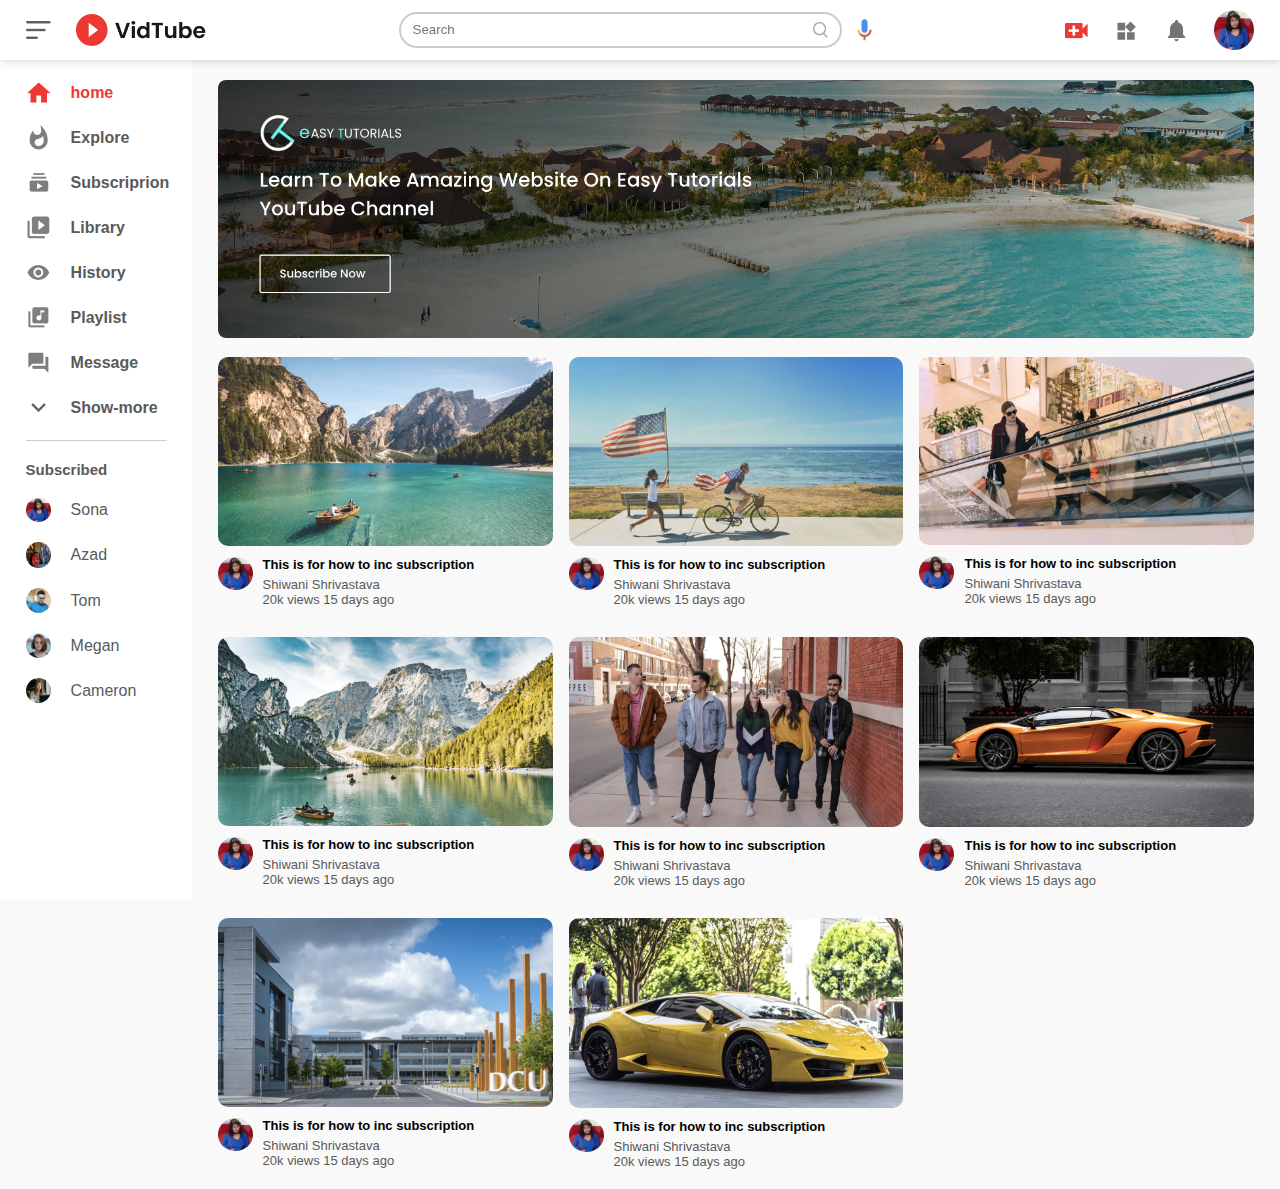
<file: index.html>
<!DOCTYPE html>
<html lang="en">
  <head>
    <meta charset="UTF-8" />
    <meta http-equiv="X-UA-Compatible" content="IE=edge" />
    <meta name="viewport" content="width=device-width, initial-scale=1.0" />
    <title>Vidtube-sharing website</title>
    <link rel="stylesheet" href="style.css" />
  </head>
  <body>
    <nav class="flex-div">
      <div class="nav-left flex-div">
        <img src="menu.png" class="menu-icon" alt="" />
        <img src="logo.png" class="logo-icon" alt="" />
      </div>
      <div class="nav-middle flex-div">
        <div class="search-box flex-div">
          <input type="text" placeholder="Search" />
          <img src="search.png" alt="" />
        </div>
        <img src="voice-search.png" class="mic-icon" alt="" />
      </div>
      <div class="nav-right flex-div">
        <img src="upload.png" alt="" />
        <img src="more.png" alt="" />
        <img src="notification.png" alt="" />
        <img src="sona6.jpg" class="user-icon" />
      </div>
    </nav>
    <!-- the after lets start side bar -->
    <div class="sidebar">
      <div class="shortcut-links">
        <a href="">
          <img src="home.png" />
          <p>home</p></a
        >
        <a href="">
          <img src="explore.png" />
          <p>Explore</p></a
        >
        <a href="">
          <img src="subscriprion.png" />
          <p>Subscriprion</p></a
        >
        <a href="">
          <img src="library.png" />
          <p>Library</p></a
        >
        <a href="">
          <img src="history.png" />
          <p>History</p></a
        >
        <a href="">
          <img src="playlist.png" />
          <p>Playlist</p></a
        >
        <a href="">
          <img src="messages.png" />
          <p>Message</p></a
        >
        <a href="">
          <img src="show-more.png" />
          <p>Show-more</p></a
        >
        <hr />
      </div>
      <!-- subscribed bar  -->
      <div class="subscribed-list">
        <h3>Subscribed</h3>
        <a href="">
          <img src="sona6.jpg" />
          <p>Sona</p></a
        >
        <a href="">
          <img src="sona7.jpg" />
          <p>Azad</p></a
        >
        <a href="">
          <img src="tom.png" />
          <p>Tom</p></a
        >
        <a href="">
          <img src="megan.png" />
          <p>Megan</p></a
        >
        <a href="">
          <img src="cameron.png" />
          <p>Cameron</p></a
        >
      </div>
    </div>
    <!-- user interface design  -->
    <div class="container">
      <div class="banner">
        <img src="banner.png" alt="" />
      </div>
      <div class="list-container">
        <div class="vid-list">
          <a href="playvideo.html">
            <img src="thumbnail1.png" class="thumbnail"
          /></a>
          <div class="flex-div">
            <img src="sona6.jpg" />
            <div class="vid-info">
              <a href="https://youtu.be/qikxEIxsXco">This is for how to inc subscription</a>
              <p>Shiwani Shrivastava</p>
              <p>20k views 15 days ago</p>
            </div>
          </div>
        </div>

        <div class="vid-list">
          <a href="https://youtu.be/s5Sjdsuhrg8">
            <img src="thumbnail2.png" class="thumbnail"
          /></a>
          <div class="flex-div">
            <img src="sona6.jpg" />
            <div class="vid-info">
              <a href="https://youtu.be/s5Sjdsuhrg8">This is for how to inc subscription</a>
              <p>Shiwani Shrivastava</p>
              <p>20k views 15 days ago</p>
            </div>
          </div>
        </div>

        <div class="vid-list">
          <a href="https://youtu.be/PMvvv0F3V18">
            <img src="thumbnail3.png" class="thumbnail"
          /></a>
          <div class="flex-div">
            <img src="sona6.jpg" />
            <div class="vid-info">
              <a href="https://youtu.be/PMvvv0F3V18">This is for how to inc subscription</a>
              <p>Shiwani Shrivastava</p>
              <p>20k views 15 days ago</p>
            </div>
          </div>
        </div>

        <div class="vid-list">
          <a href="playvideo.html">
            <img src="thumbnail4.png" class="thumbnail"
          /></a>
          <div class="flex-div">
            <img src="sona6.jpg" />
            <div class="vid-info">
              <a href="playvideo.html">This is for how to inc subscription</a>
              <p>Shiwani Shrivastava</p>
              <p>20k views 15 days ago</p>
            </div>
          </div>
        </div>

        <div class="vid-list">
          <a href="https://youtu.be/5gvMxnD-ZB0">
            <img src="thumbnail5.png" class="thumbnail"
          /></a>
          <div class="flex-div">
            <img src="sona6.jpg" />
            <div class="vid-info">
              <a href="https://youtu.be/5gvMxnD-ZB0">This is for how to inc subscription</a>
              <p>Shiwani Shrivastava</p>
              <p>20k views 15 days ago</p>
            </div>
          </div>
        </div>

        <div class="vid-list">
          <a href="https://youtu.be/bPNrAekPlu8">
            <img src="thumbnail6.png" class="thumbnail"
          /></a>
          <div class="flex-div">
            <img src="sona6.jpg" />
            <div class="vid-info">
              <a href="https://youtu.be/bPNrAekPlu8">This is for how to inc subscription</a>
              <p>Shiwani Shrivastava</p>
              <p>20k views 15 days ago</p>
            </div>
          </div>
        </div>

        <div class="vid-list">
          <a href="https://youtu.be/0pxed8jZtEQ">
            <img src="thumbnail7.png" class="thumbnail"
          /></a>
          <div class="flex-div">
            <img src="sona6.jpg" />
            <div class="vid-info">
              <a href="https://youtu.be/0pxed8jZtEQ">This is for how to inc subscription</a>
              <p>Shiwani Shrivastava</p>
              <p>20k views 15 days ago</p>
            </div>
          </div>
        </div>

        <div class="vid-list">
          <a href="playvideo.html">
            <img src="thumbnail8.png" class="thumbnail"
          /></a>
          <div class="flex-div">
            <img src="sona6.jpg" />
            <div class="vid-info">
              <a href="playvideo.html">This is for how to inc subscription</a>
              <p>Shiwani Shrivastava</p>
              <p>20k views 15 days ago</p>
            </div>
          </div>
        </div>
      </div>
    </div>
    <script src="script.js"></script>
  </body>
</html>
</file>
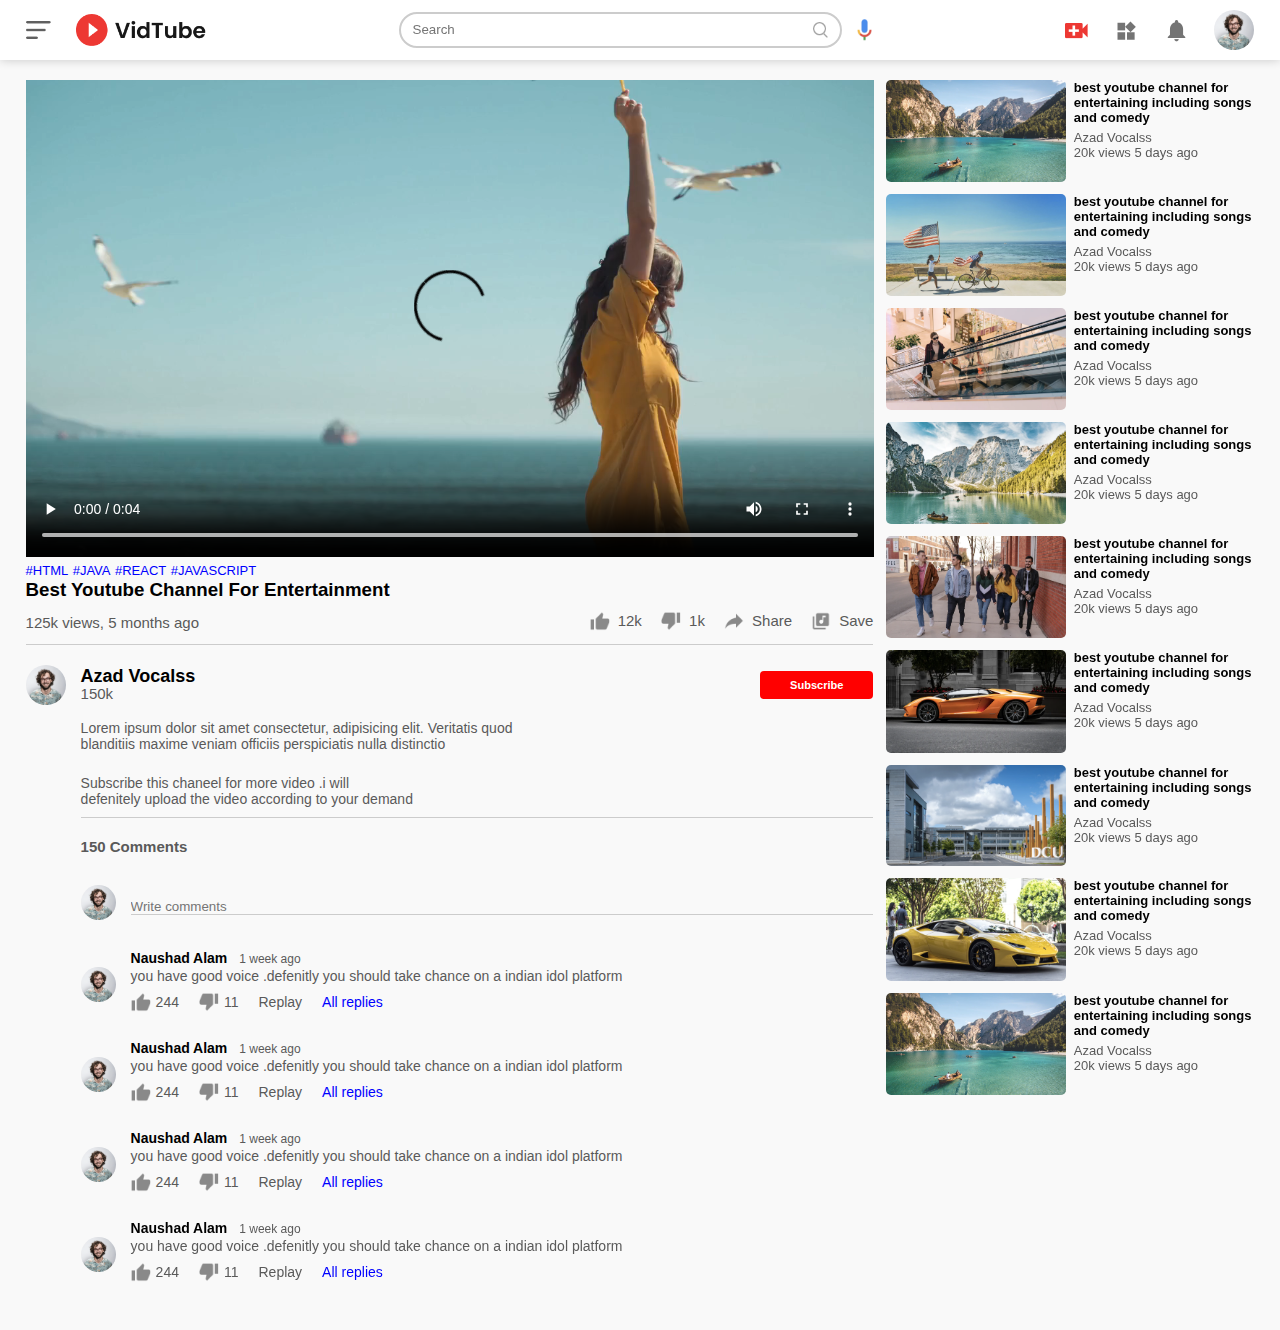
<file: playvideo.html>
<!DOCTYPE html>
<html lang="en">
<head>
     <meta charset="UTF-8">
     <meta http-equiv="X-UA-Compatible" content="IE=edge">
     <meta name="viewport" content="width=device-width, initial-scale=1.0">
     <title>play-video</title>
     <link rel="stylesheet" href="style.css">
</head>
<body>
      <nav class="flex-div">
      <div class="nav-left flex-div">
        <img src="menu.png" class="menu-icon" alt="" />
        <img src="logo.png" class="logo-icon" alt="" />
      </div>
      <div class="nav-middle flex-div">
        <div class="search-box flex-div">
          <input type="text" placeholder="Search" />
          <img src="search.png" alt="" />
        </div>
        <img src="voice-search.png" class="mic-icon" alt="" />
      </div>
      <div class="nav-right flex-div">
        <img src="upload.png" alt="" />
        <img src="more.png" alt="" />
        <img src="notification.png" alt="" />
        <img src="Jack.png" class="user-icon" />
      </div>
    </nav>

    <div class="container play-container ">
     <div class="row">
          <div class="play-video">
            <video controls autoplay>
               <source src="video.mp4" type="video/mp4">
            </video> 
            <div class="tags">
               <a href="">#HTML</a>  <a href="">#JAVA</a> <a href="">#REACT</a> <a href="">#JAVASCRIPT</a>

            </div> 
            <h3>Best Youtube Channel For Entertainment</h3>
            <div class="play-video-info">
               <p>125k views, 5 months ago</p>
           
          <div>
               <a href=""><img src="like.png" alt="">12k</a>
               <a href=""><img src="dislike.png" alt="">1k</a>
               <a href=""><img src="share.png" alt="">Share</a>
               <a href=""><img src="save.png" alt="">Save</a>
          
          </div>
          </div>
          <hr>
          <div class="publisher">
               <img src="Jack.png" alt="">
               <div>
                    <p>Azad Vocalss</p>
                    <span>150k</span>
               </div>
               <button type="button"><h5>Subscribe</h5></button>
          </div>
          <div class="vid-discription">
               <p>Lorem ipsum dolor sit amet consectetur, adipisicing elit. Veritatis quod <br>
                    blanditiis maxime veniam officiis perspiciatis nulla distinctio
                    </p>
                    <br>
                    <p>Subscribe this chaneel for more video .i will 
                    <br> defenitely upload the video according to your demand</p>
                    <hr>
                    <h4>150 Comments</h4>

                    <div class="add-comment">
                         <img src="Jack.png" alt="">
                         <input type="text" placeholder="Write comments
                         ">
                    </div>
                    <div class="old-comment">
                         <img src="Jack.png" alt="">
                         <div>
                              <h3>Naushad Alam <span>1 week ago</span> </h3>
                              <p>you have good voice .defenitly you should take chance on a indian idol platform</p>
                              <div class="replay">
                                   <img src="like.png" alt="">
                                   <span>244</span>
                                   <img src="dislike.png" alt="">
                                   <span>11</span>
                                   <span>Replay</span>
                                   <a href="">All replies</a>
                              </div>
                         </div>
                    </div>

                    <div class="old-comment">
                         <img src="Jack.png" alt="">
                         <div>
                              <h3>Naushad Alam <span>1 week ago</span> </h3>
                              <p>you have good voice .defenitly you should take chance on a indian idol platform</p>
                              <div class="replay">
                                   <img src="like.png" alt="">
                                   <span>244</span>
                                   <img src="dislike.png" alt="">
                                   <span>11</span>
                                   <span>Replay</span>
                                   <a href="">All replies</a>
                              </div>
                         </div>
                    </div>

                    <div class="old-comment">
                         <img src="Jack.png" alt="">
                         <div>
                              <h3>Naushad Alam <span>1 week ago</span> </h3>
                              <p>you have good voice .defenitly you should take chance on a indian idol platform</p>
                              <div class="replay">
                                   <img src="like.png" alt="">
                                   <span>244</span>
                                   <img src="dislike.png" alt="">
                                   <span>11</span>
                                   <span>Replay</span>
                                   <a href="">All replies</a>
                              </div>
                         </div>
                    </div>

                    <div class="old-comment">
                         <img src="Jack.png" alt="">
                         <div>
                              <h3>Naushad Alam <span>1 week ago</span> </h3>
                              <p>you have good voice .defenitly you should take chance on a indian idol platform</p>
                              <div class="replay">
                                   <img src="like.png" alt="">
                                   <span>244</span>
                                   <img src="dislike.png" alt="">
                                   <span>11</span>
                                   <span>Replay</span>
                                   <a href="">All replies</a>
                              </div>
                         </div>
                    </div>

                    
          </div>
     </div>
          <div class="right-sidebar">
               <div class="side-video-list">
                   <a href="" class="small-thumbnail"> <img src="thumbnail1.png" ></a>
                    <div class="vid-info">
                         <a href="">best youtube channel for entertaining including songs and comedy</a>
                         <p>Azad Vocalss</p>
                         <p>20k views 5 days ago</p>
                    </div>
               </div>

               <div class="side-video-list">
                    <a href="" class="small-thumbnail"> <img src="thumbnail2.png" ></a>
                     <div class="vid-info">
                          <a href="">best youtube channel for entertaining including songs and comedy</a>
                          <p>Azad Vocalss</p>
                          <p>20k views 5 days ago</p>
                     </div>
                </div>

                <div class="side-video-list">
                    <a href="" class="small-thumbnail"> <img src="thumbnail3.png" ></a>
                     <div class="vid-info">
                          <a href="">best youtube channel for entertaining including songs and comedy</a>
                          <p>Azad Vocalss</p>
                          <p>20k views 5 days ago</p>
                     </div>
                </div>

                <div class="side-video-list">
                    <a href="" class="small-thumbnail"> <img src="thumbnail4.png" ></a>
                     <div class="vid-info">
                          <a href="">best youtube channel for entertaining including songs and comedy</a>
                          <p>Azad Vocalss</p>
                          <p>20k views 5 days ago</p>
                     </div>
                </div>

                <div class="side-video-list">
                    <a href="" class="small-thumbnail"> <img src="thumbnail5.png" ></a>
                     <div class="vid-info">
                          <a href="">best youtube channel for entertaining including songs and comedy</a>
                          <p>Azad Vocalss</p>
                          <p>20k views 5 days ago</p>
                     </div>
                </div>

                <div class="side-video-list">
                    <a href="" class="small-thumbnail"> <img src="thumbnail6.png" ></a>
                     <div class="vid-info">
                          <a href="">best youtube channel for entertaining including songs and comedy</a>
                          <p>Azad Vocalss</p>
                          <p>20k views 5 days ago</p>
                     </div>
                </div>

                <div class="side-video-list">
                    <a href="" class="small-thumbnail"> <img src="thumbnail7.png" ></a>
                     <div class="vid-info">
                          <a href="">best youtube channel for entertaining including songs and comedy</a>
                          <p>Azad Vocalss</p>
                          <p>20k views 5 days ago</p>
                     </div>
                </div>

                <div class="side-video-list">
                    <a href="" class="small-thumbnail"> <img src="thumbnail8.png" ></a>
                     <div class="vid-info">
                          <a href="">best youtube channel for entertaining including songs and comedy</a>
                          <p>Azad Vocalss</p>
                          <p>20k views 5 days ago</p>
                     </div>
                </div>

                <div class="side-video-list">
                    <a href="" class="small-thumbnail"> <img src="thumbnail1.png" ></a>
                     <div class="vid-info">
                          <a href="">best youtube channel for entertaining including songs and comedy</a>
                          <p>Azad Vocalss</p>
                          <p>20k views 5 days ago</p>
                     </div>
                </div>
          </div>
     </div>

    </div>
</body>
</html>
</file>
<file: style.css>
*{
     margin:0;
     padding: 0;
     font-family:'popins',sans-serif ;
     box-sizing: border-box;

}
/* body{
     overflow: hidden;
} */
a{
     text-decoration: none;
     color: #5a5a5a;
}
img{
     cursor: pointer;
}
.flex-div{
     display: flex;
     align-items: center;
}
nav{
     padding:10px 2% ;
     justify-content: space-between;
     box-shadow: 0 0 10px rgba(0,0,0,0.2);
     background: #fff;
     position: sticky;
     top: 0;
     z-index: 10;
}
.nav-right img{
 width: 25px;
 margin-right: 25px;  

}
.nav-right .user-icon
{
    width: 40px;
    height: 40px;
    border-radius: 50%; 
    margin-right: 0;
}
.nav-left .menu-icon{
     width: 25px;
     margin-right: 25px;
}
.nav-left .logo-icon{
  width: 130px;   
}
.nav-middle .mic-icon{
     width: 15px;
}
.nav-middle .search-box{
   border: 2px solid #ccc;  
   margin-right: 15px;
   padding: 8px 12px;
   border-radius: 25px;
}
.nav-middle .search-box input{
 width: 400px;
 border: 0;
 outline:0;
 background: transparent;
}
.nav-middle .search-box img{
     width: 15px;
}
/* STYLE FOR SIDEBAR */
.sidebar{
     background: #fff;
     width: 15%;
     height: 100vh;
     position: fixed;
     top: 0;
     padding-left: 2%;
     padding-top: 80px;
}
.shortcut-links a img{
     width: 25px;
     margin-right: 20px;
}
.shortcut-links a{
     display: flex;
     align-items: center;
     margin-bottom: 20px;
     width: fit-content;
     flex-wrap: wrap;
}
.shortcut-links  p
{
     font-weight: bold;
}
.shortcut-links a:first-child{
     color: #ed3833;
}
.sidebar hr{
     border: 0;
     height: 1.25px;
     background: #ccc;
     width: 85%;
     
}
.subscribed-list h3{
     font-size: 15px;
     margin: 20px 0;
     color: #5a5a5a;
}
.subscribed-list a{
display: flex;
align-items: center;
margin-bottom: 20px;
width: fit-content;
flex-wrap: wrap;
}
.subscribed-list img{
     width: 25px;
     border-radius: 50%;
     margin-right: 20px;
}
.small-sidebar
{
     width: 5%;
}
.small-sidebar a p{
     display: none;
}
.small-sidebar h3{
     display: none;
}
.small-sidebar hr{
     width: 50%;
     margin-bottom: 20px;
}
.container{
     background: #f9f9f9;
     padding-left: 17%;
     padding-right: 2%;
     padding-top: 20px;
     padding-bottom: 20px;
}
.large-container{
     padding-left: 7%; 
}
.banner{
     width: 100%;
}
.banner img{
     width: 100%;
     border-radius: 8px;
}
.list-container{
     display: grid;
     grid-template-columns: repeat(auto-fit,minmax(250px,1fr));
     grid-column-gap: 16px;
     grid-row-gap: 30px;
     margin-top: 15px;

}
.vid-list .thumbnail{
     width: 100%;
     border-radius: 10px;
}
.vid-list .flex-div{
    align-items: flex-start;
    margin-top: 7px; 
}

.vid-list .flex-div img{
     width: 35px;
     margin-right: 10px;
     border-radius: 50%;
}
.vid-info{
     color: #5a5a5a;
     font-size: 13px;
}
.vid-info a{
     color: #000;
     font-weight: 600;
     display: block;
     margin-bottom: 5px;
}
@media(max-width:900px)
{
 .menu-icon{
     display: none;

 }
 .sidebar{
     display: none;
 }
 .container,.large-container{
     padding-left: 5%;
     padding-right:5% ;
 }
 .nav.right img{
     display: none;
 }
 .nav-right.user-icon{
     display: block;
     width: 30px;
 }
 .nav-middle .search-box input{
     width: 100px;
 }
 .nav-middle .mic-icon{
     display: none;
 }
 .logo{
     width: 90px;
 }
}


/* style for video play page  */
.play-container{
     padding-left: 2%;
     
}
.row
{
     display: flex;
     justify-content: space-between;
     flex-wrap: wrap;

}
.play-video
{
  flex-basis: 69%;

}
.right-sidebar{
     flex-basis: 30%;
}
.play-video video{
     width: 100%;
}
.side-video-list{
     display: flex;
     justify-content: space-between;
     margin-bottom: 8px;
}
.side-video-list img{
     width: 100%;
     border-radius: 5px;
}
.side-video-list .small-thumbnail{
   flex-basis: 49%;
   justify-content: space-between;
}
.side-video-list .vid-info{
     flex-basis: 49%;  
}
.play-video .tags a{
 color: #0000ff;
 font-size: 13px;
}

.play-video .play-video-info{
     display: flex;
     align-items: center;
     justify-content: space-between;
     flex-wrap: wrap;
     margin-top: 10px;
     font-size: 15px;
     color: #5a5a5a;

}
.play-video .play-video-info a img{
     width: 20px;
     margin-right: 8px;
}
.play-video .play-video-info a{
     display: inline-flex;
     align-items: center;
     margin-left: 15px;
}
.play-video hr{
     border: 0;
     height: 1px;
     background: #ccc;
     margin: 10px 0;
}
.publisher{
     display: flex;
     align-items: center;
     margin-top: 20px;
}
.publisher div{
     flex: 1;
     line-height: 18px;
}
.publisher img{
     width: 40px;
     border-radius: 50%;
     margin-right: 15px;

}
.publisher div p{
     color: #000;
     font-weight: 600;
     font-size: 18px;
}
.publisher div span
{
     font-size: 15px;
     color: #5a5a5a;
}
.publisher button{
     background: red;
     color: #fff;
     padding:8px 30px;
     border: 0;
     outline: 0;
     border-radius: 4px;
     cursor: pointer;
}
.vid-discription
{
     padding-left: 55px;
     margin: 15px 0;
}
.vid-discription p{
     font-size: 14px;
     margin-bottom: 5px;
     color: #5a5a5a;
}
.vid-discription h4
{
     font-size: 15px;
     color: #5a5a5a;
     margin-top: 20px;
}
.add-comment
{
     display: flex;
     align-items: center;
     margin: 30px 0;
}
.add-comment img{
     width: 35px;
  border-radius: 50%;
  margin-right: 15px;
}
.add-comment  input{
     border: 0;
     outline: 0;
     border-bottom: 1px solid #ccc;
     width: 100%;
     padding-top: 10px;
     background: transparent;
}
.old-comment{
     display: flex;
     align-items: center;
     margin: 20px 0;
}
.old-comment img{
     width: 35px;
     border-radius: 50%;
     margin-right: 15px;
}
.old-comment h3{
     font-size: 14px;
     margin-bottom: 2px;
}
.old-comment h3 span{
     font-size: 12px;
     color: #5a5a5a;
     font-weight: 500;
     margin-left: 8px;

}
.old-comment .replay
{
     display: flex;
     align-items: center;
     margin: 8px 0;
     font-size: 14px;
}
.old-comment .replay img{
     border-radius: 0;
     width: 20px;
     margin-right: 5px;
}
.old-comment .replay span
{
     margin-right: 20px;
     color: #5a5a5a;
}
.old-comment .replay a{
     color: #0000ff;
}
@media(max-width:900px)
{
     .play-video{
          flex-basis: 100%;
     }
     .right-sidebar{
          flex-basis: 100%;
     }
     .play-container
     {
          padding-right: 2%;
     }
     .vid-discription
     {
          padding-left: 0;

     }
     .play-video .play-video-info a
     {
          margin-left: 3px;
          margin-right: 15px;
          margin-top: 15px;
          padding: 3px 3px;
     }
}
</file>
